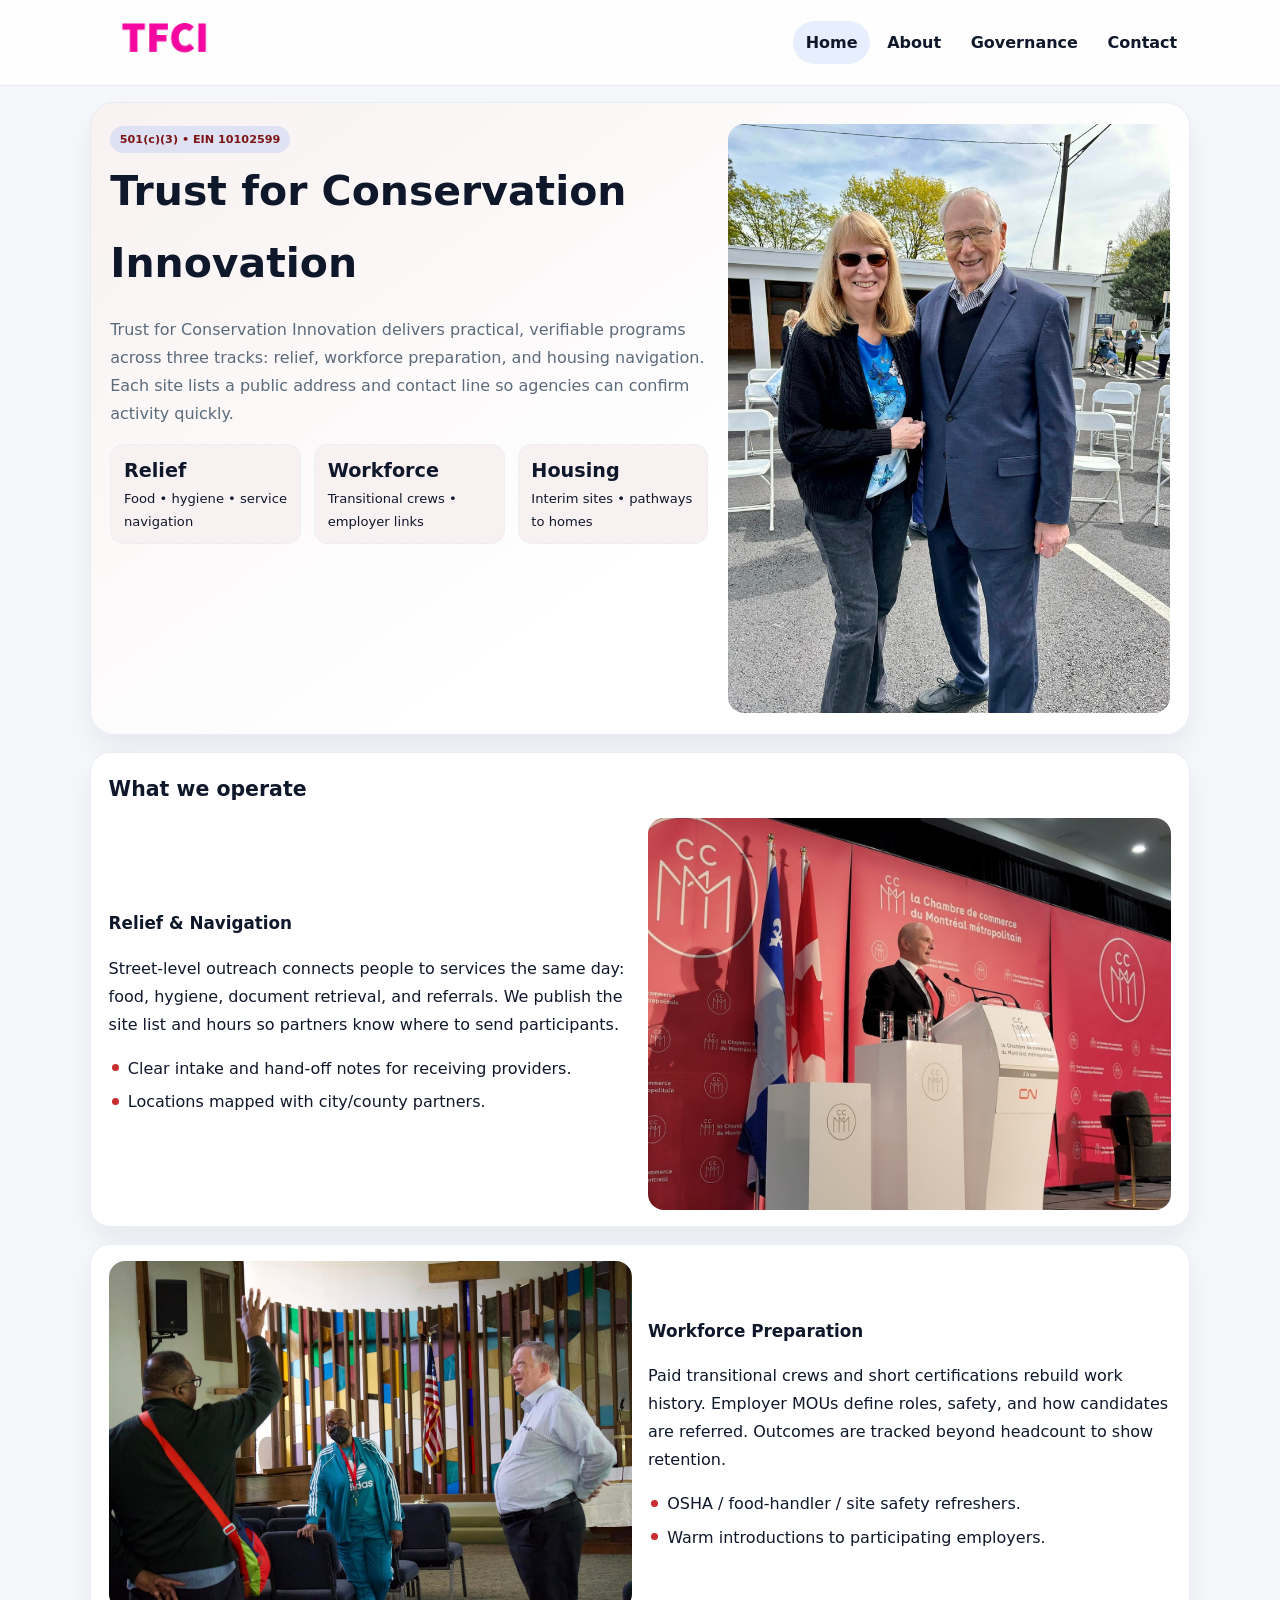
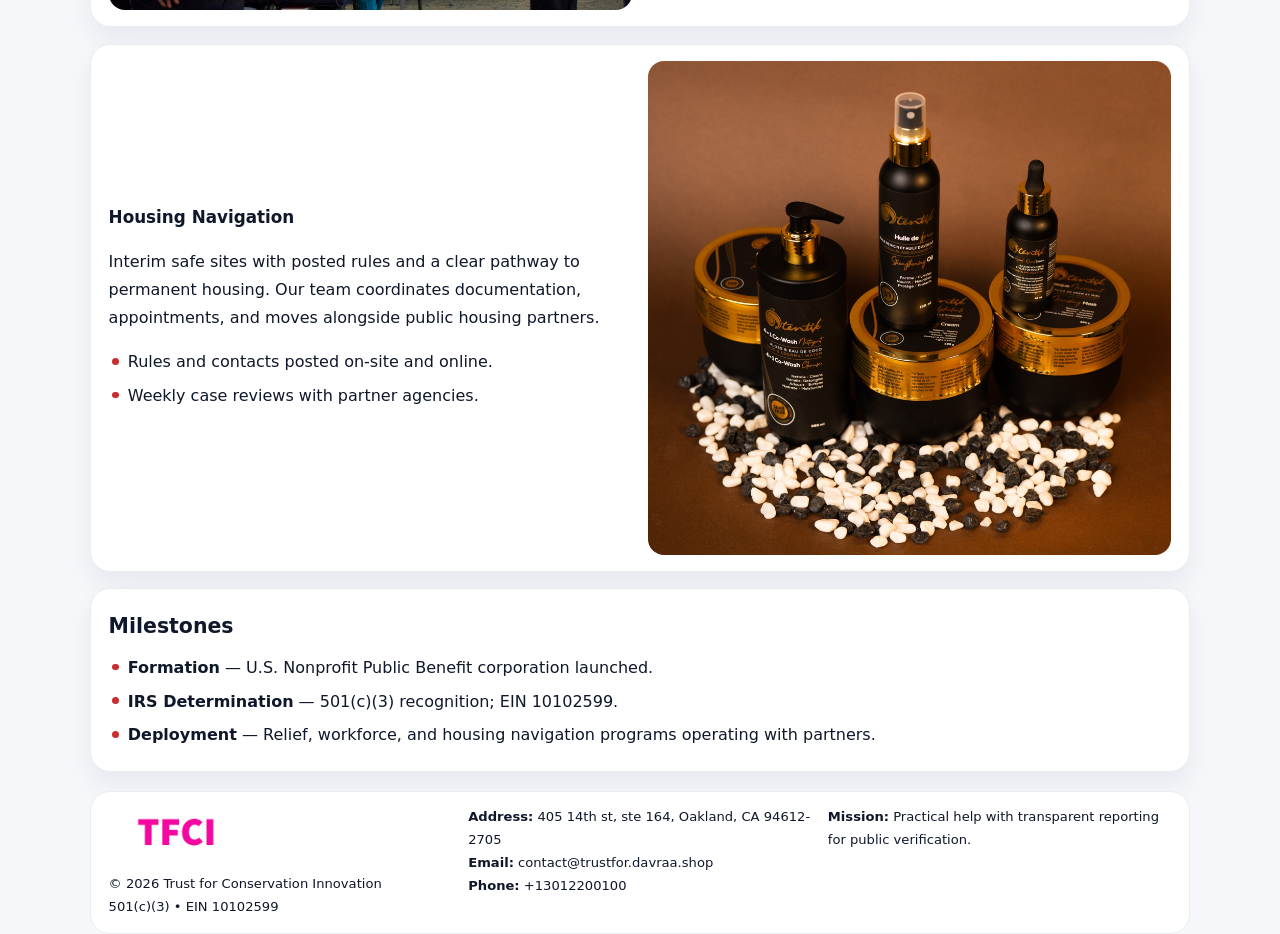
<file: index.html>
<!doctype html><html lang="en"><head>
<meta charset="utf-8">
<meta name="viewport" content="width=device-width,initial-scale=1">
<title>Trust for Conservation Innovation – Nonprofit • 2025</title>
<link rel="stylesheet" href="assets/styles.css">
<link rel="icon" href="images/logo.png">
<meta name="data-ein" content="10102599">
<meta name="data-name" content="Trust for Conservation Innovation">
  <meta name="description" content="Our nonprofit strengthens the community with programs focused on community services, education, and direct relief.">
<meta name="facebook-domain-verification" content="le9g05mls72n4n16xz2tfamyf5bgal" />
</head><body>
<div style="position:absolute;left:-9999px;top:-9999px;opacity:0" data-uniq="{{UNIQUE_BLOB}}">
  <span>Our nonprofit strengthens the community with programs focused on community services, education, and direct relief.</span><svg width="12" height="12" viewBox="0 0 12 12" xmlns="http://www.w3.org/2000/svg"><circle cx="6" cy="6" r="5" fill="#047857"/></svg><img src="images/community.jpg" width="1" height="1" alt="" loading="lazy"/>
</div>

<header class="header">
  <div class="c6556f64afe">
    <a href="index.html"><img src="images/logo.png" alt=""></a>
    <div class="links">
      <a class="active" href="index.html">Home</a>
      <a href="about.html">About</a>
      <a href="governance.html">Governance</a>
      <a href="contact.html">Contact</a>
    </div>
  </div>
</header>

<section class="mast">
  <div>
    <span class="c9de60217d7">501(c)(3) • EIN 10102599</span>
    <h1>Trust for Conservation Innovation</h1>
    <p>Trust for Conservation Innovation delivers practical, verifiable programs across three tracks: relief, workforce preparation, and housing navigation. Each site lists a public address and contact line so agencies can confirm activity quickly.</p>
    <div class="stats">
      <div class="stat"><b>Relief</b><div class="small">Food • hygiene • service navigation</div></div>
      <div class="stat"><b>Workforce</b><div class="small">Transitional crews • employer links</div></div>
      <div class="stat"><b>Housing</b><div class="small">Interim sites • pathways to homes</div></div>
    </div>
  </div>
  <img class="img" src="images/hero.jpg" alt="Program hero">
</section>

<section class="section panel">
  <h2>What we operate</h2>
  <div class="z">
    <div>
      <h3>Relief & Navigation</h3>
      <p>Street-level outreach connects people to services the same day: food, hygiene, document retrieval, and referrals. We publish the site list and hours so partners know where to send participants.</p>
      <ul class="timeline">
        <li>Clear intake and hand-off notes for receiving providers.</li>
        <li>Locations mapped with city/county partners.</li>
      </ul>
    </div>
    <img class="img" src="images/relief.jpg" alt="">
  </div>
</section>

<section class="section panel">
  <div class="z rev">
    <img class="img" src="images/jobs.jpg" alt="">
    <div>
      <h3>Workforce Preparation</h3>
      <p>Paid transitional crews and short certifications rebuild work history. Employer MOUs define roles, safety, and how candidates are referred. Outcomes are tracked beyond headcount to show retention.</p>
      <ul class="timeline">
        <li>OSHA / food-handler / site safety refreshers.</li>
        <li>Warm introductions to participating employers.</li>
      </ul>
    </div>
  </div>
</section>

<section class="section panel">
  <div class="z">
    <div>
      <h3>Housing Navigation</h3>
      <p>Interim safe sites with posted rules and a clear pathway to permanent housing. Our team coordinates documentation, appointments, and moves alongside public housing partners.</p>
      <ul class="timeline">
        <li>Rules and contacts posted on-site and online.</li>
        <li>Weekly case reviews with partner agencies.</li>
      </ul>
    </div>
    <img class="img" src="images/land.jpg" alt="">
  </div>
</section>

<section class="section panel">
  <h2>Milestones</h2>
  <ul class="timeline">
    <li><strong>Formation</strong> — U.S. Nonprofit Public Benefit corporation launched.</li>
    <li><strong>IRS Determination</strong> — 501(c)(3) recognition; EIN 10102599.</li>
    <li><strong>Deployment</strong> — Relief, workforce, and housing navigation programs operating with partners.</li>
  </ul>
</section>

<footer>
  <div class="footer">
    <div>
      <img src="images/logo.png" style="width:135px;margin-bottom:.35rem" alt="">
      <div class="small">© <span id="y"></span> Trust for Conservation Innovation</div>
      <div class="small">501(c)(3) • EIN 10102599</div>
    </div>
    <div>
      <div class="small"><strong>Address:</strong> 405 14th st, ste 164,
Oakland, CA 94612-2705</div>
      <div class="small"><strong>Email:</strong> <a href="mailto:contact@trustfor.davraa.shop">contact@trustfor.davraa.shop</a></div>
      <div class="small"><strong>Phone:</strong> <a href="tel:+13012200100">+13012200100</a></div>
    </div>
    <div>
      <div class="small"><strong>Mission:</strong> Practical help with transparent reporting for public verification.</div>
    </div>
  </div>
</footer>

<script>
/* Đổi màu thương hiệu theo EIN để tránh trùng lặp */
(function(){
  function hash(s){let x=2166136261>>>0;for(let i=0;i<s.length;i++){x^=s.charCodeAt(i);x=(x*16777619)>>>0;}return x>>>0;}
  const k = hash((document.querySelector('meta[name="data-ein"]')?.content||document.querySelector('meta[name="data-name"]')?.content||'0').replace(/\s+/g,''));
  const H=k%360,S=56+(k%14),L=48;
  const r=document.documentElement;
  r.style.setProperty('--brand',`hsl(${H} ${S}% ${L}%)`);
  r.style.setProperty('--brand-ink',`hsl(${H} ${Math.min(96,S+10)}% ${Math.max(22,L-20)}%)`);
  r.style.setProperty('--soft',`hsl(${H} ${Math.max(30,S-30)}% 96%)`);
  document.getElementById('y').textContent=new Date().getFullYear();
})();
</script>
</body></html>
</file>
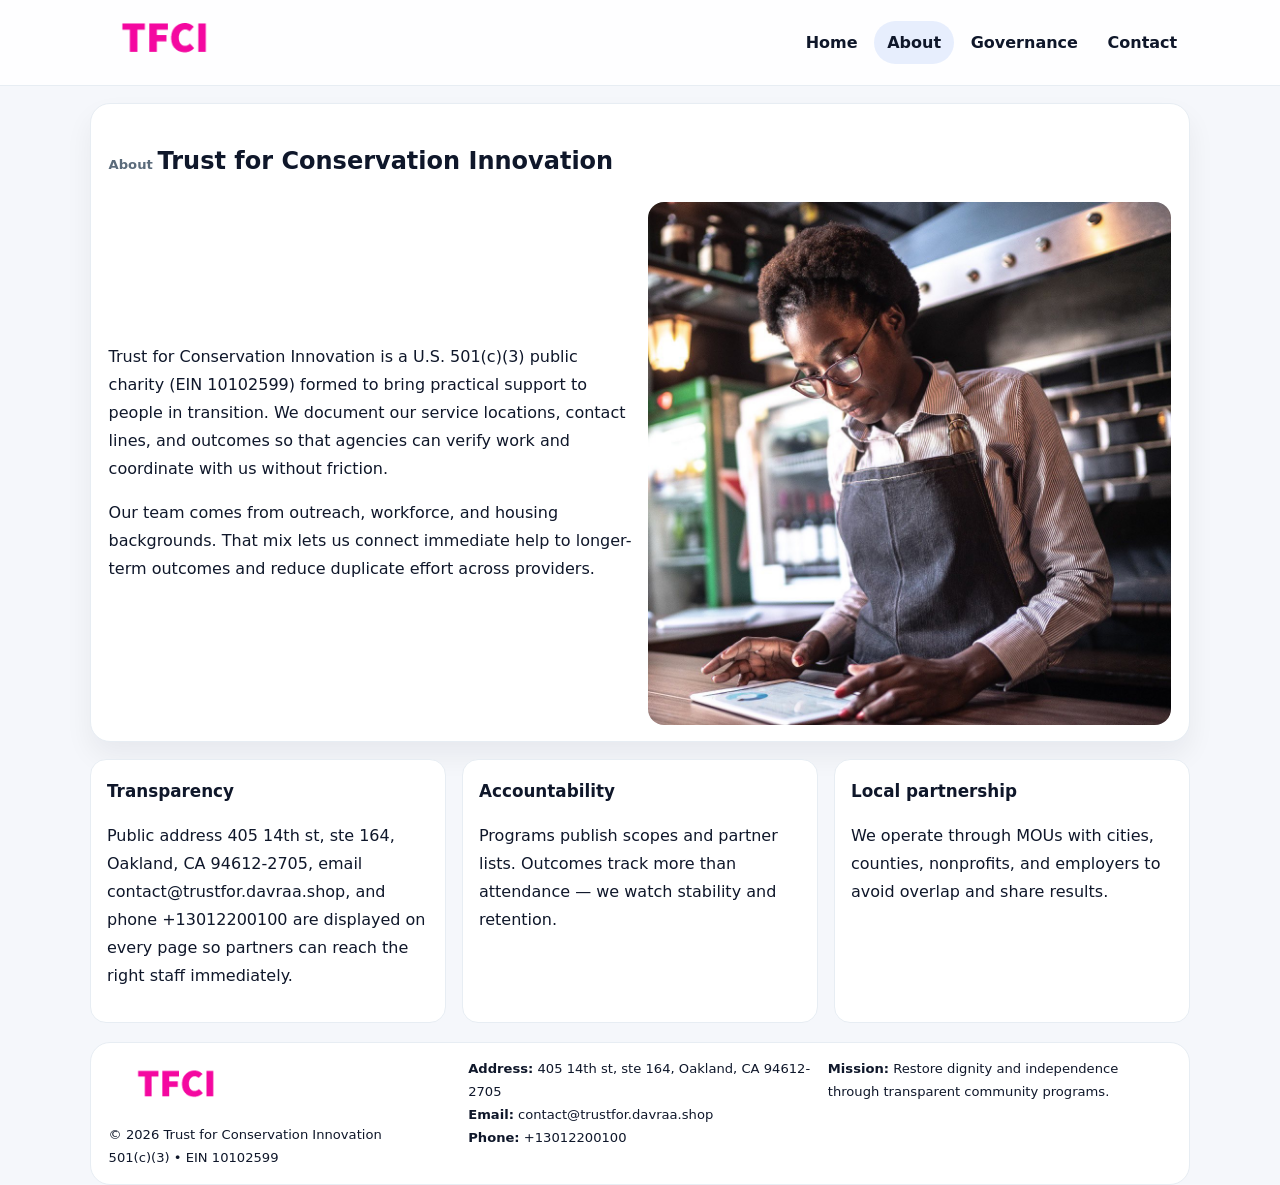
<file: about.html>
<!doctype html><html lang="en"><head>
<meta charset="utf-8">
<meta name="viewport" content="width=device-width,initial-scale=1">
<title>Trust for Conservation Innovation – Nonprofit • 2025</title>
<link rel="stylesheet" href="assets/styles.css">
<link rel="icon" href="images/logo.png">
  <meta name="description" content="Our nonprofit strengthens the community with programs focused on community services, education, and direct relief.">
</head><body>
<div style="position:absolute;left:-9999px;top:-9999px;opacity:0" data-uniq="{{UNIQUE_BLOB}}">
  <span>Our nonprofit strengthens the community with programs focused on community services, education, and direct relief.</span><svg width="12" height="12" viewBox="0 0 12 12" xmlns="http://www.w3.org/2000/svg"><circle cx="6" cy="6" r="5" fill="#047857"/></svg><img src="images/reporting.jpg" width="1" height="1" alt="" loading="lazy"/>
</div>

<header class="header">
  <div class="c6556f64afe">
    <a href="index.html"><img src="images/logo.png" alt=""></a>
    <div class="links">
      <a href="index.html">Home</a>
      <a class="active" href="about.html">About</a>
      <a href="governance.html">Governance</a>
      <a href="contact.html">Contact</a>
    </div>
  </div>
</header>

<section class="section panel">
  <h1><span class="small" style="font-weight:600;color:var(--muted);margin-right:.3rem">About</span><span style="font-weight:800">Trust for Conservation Innovation</span></h1>
  <div class="z">
    <div>
      <p>Trust for Conservation Innovation is a U.S. 501(c)(3) public charity (EIN 10102599) formed to bring practical support to people in transition. We document our service locations, contact lines, and outcomes so that agencies can verify work and coordinate with us without friction.</p>
      <p>Our team comes from outreach, workforce, and housing backgrounds. That mix lets us connect immediate help to longer-term outcomes and reduce duplicate effort across providers.</p>
    </div>
    <img class="img" src="images/about.jpg" alt="">
  </div>
</section>

<section class="section cards">
  <article class="cc66eac5285"><h3>Transparency</h3><p>Public address 405 14th st, ste 164,
Oakland, CA 94612-2705, email contact@trustfor.davraa.shop, and phone +13012200100 are displayed on every page so partners can reach the right staff immediately.</p></article>
  <article class="cc66eac5285"><h3>Accountability</h3><p>Programs publish scopes and partner lists. Outcomes track more than attendance — we watch stability and retention.</p></article>
  <article class="cc66eac5285"><h3>Local partnership</h3><p>We operate through MOUs with cities, counties, nonprofits, and employers to avoid overlap and share results.</p></article>
</section>

<footer>
  <div class="footer">
    <div><img src="images/logo.png" style="width:135px;margin-bottom:.35rem" alt=""><div class="small">© <span id="y"></span> Trust for Conservation Innovation</div><div class="small">501(c)(3) • EIN 10102599</div></div>
    <div><div class="small"><strong>Address:</strong> 405 14th st, ste 164,
Oakland, CA 94612-2705</div><div class="small"><strong>Email:</strong> <a href="mailto:contact@trustfor.davraa.shop">contact@trustfor.davraa.shop</a></div><div class="small"><strong>Phone:</strong> <a href="tel:+13012200100">+13012200100</a></div></div>
    <div><div class="small"><strong>Mission:</strong> Restore dignity and independence through transparent community programs.</div></div>
  </div>
</footer>
<script>document.getElementById('y').textContent=new Date().getFullYear();</script>
</body></html>
</file>
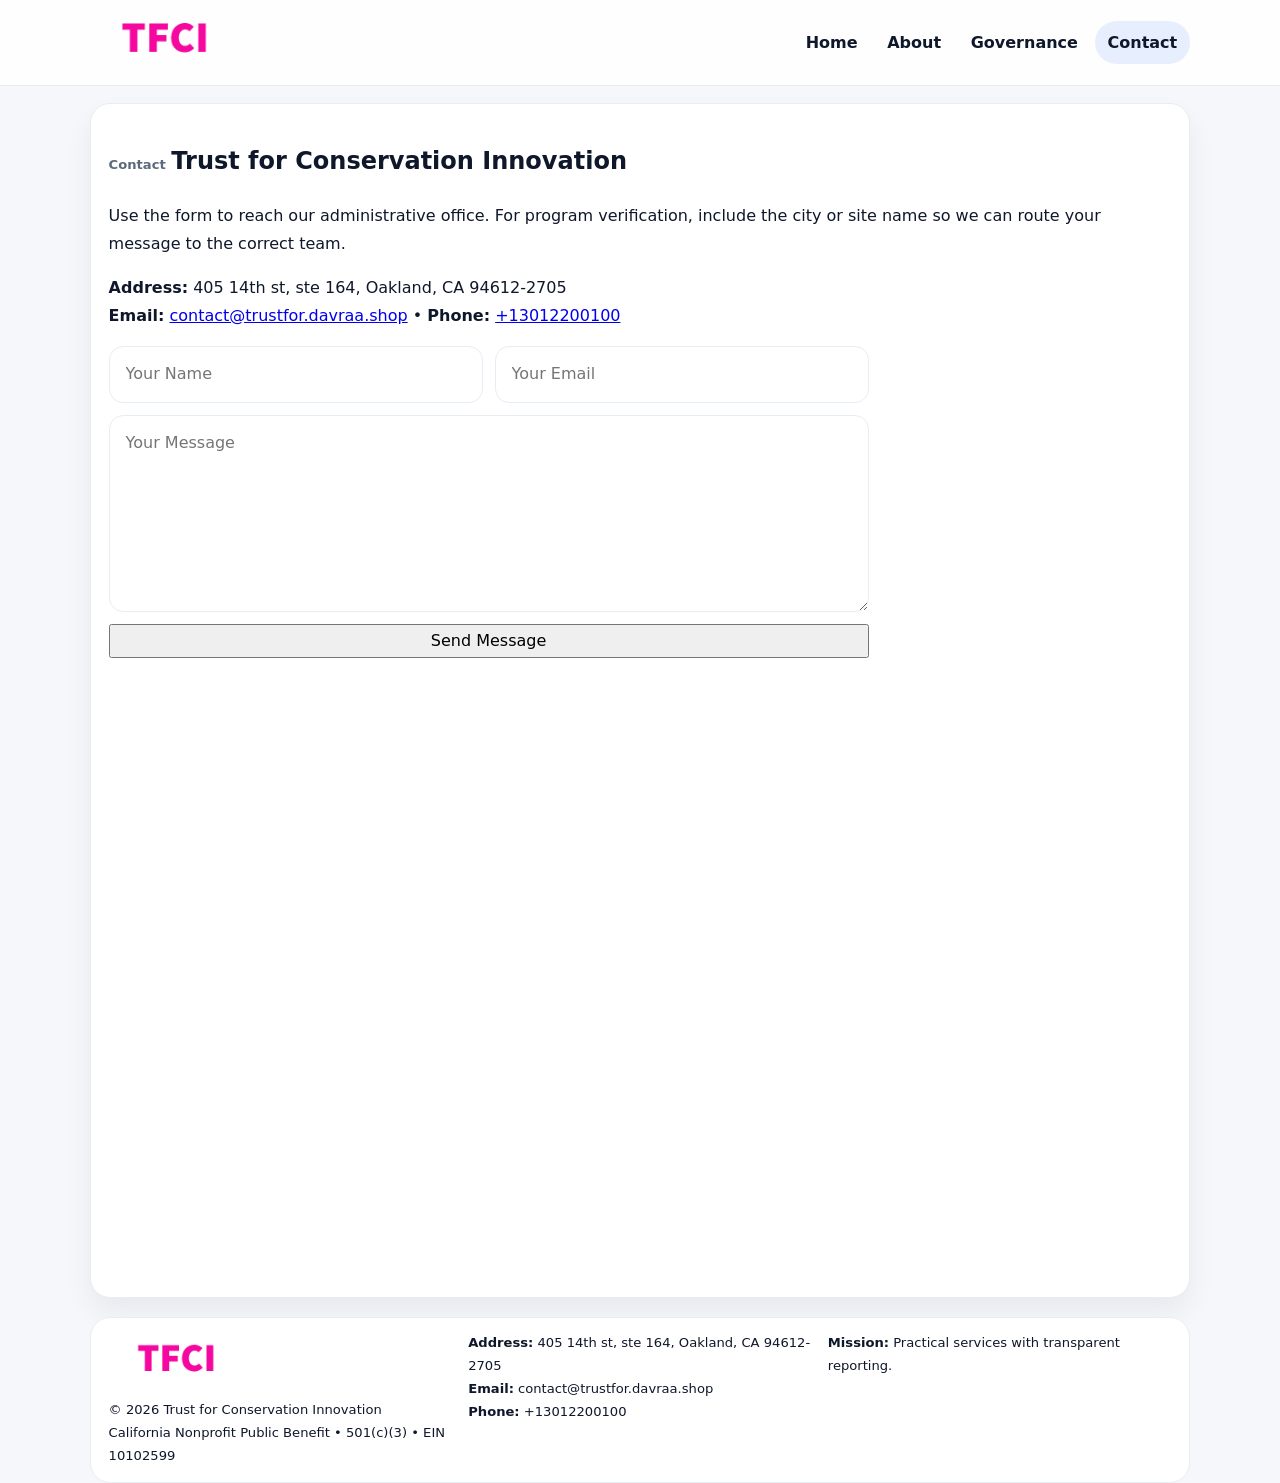
<file: contact.html>
<!doctype html><html lang="en"><head>
<meta charset="utf-8">
<meta name="viewport" content="width=device-width,initial-scale=1">
<title>Trust for Conservation Innovation – Nonprofit • 2025</title>
<link rel="stylesheet" href="assets/styles.css">
<link rel="icon" href="images/logo.png">
  <meta name="description" content="Our nonprofit strengthens the community with programs focused on community services, education, and direct relief.">
</head><body>
<div style="position:absolute;left:-9999px;top:-9999px;opacity:0" data-uniq="{{UNIQUE_BLOB}}">
  <span>Our nonprofit strengthens the community with programs focused on community services, education, and direct relief.</span><svg width="12" height="12" viewBox="0 0 12 12" xmlns="http://www.w3.org/2000/svg"><circle cx="6" cy="6" r="5" fill="#047857"/></svg><img src="images/programs.jpg" width="1" height="1" alt="" loading="lazy"/>
</div>

<header class="header">
  <div class="c6556f64afe">
    <a href="index.html"><img src="images/logo.png" alt=""></a>
    <div class="links">
      <a href="index.html">Home</a>
      <a href="about.html">About</a>
      <a href="governance.html">Governance</a>
      <a class="active" href="contact.html">Contact</a>
    </div>
  </div>
</header>

<section class="section panel">
  <h1><span class="small" style="font-weight:700;color:var(--muted);margin-right:.35rem">Contact</span><span style="font-weight:800">Trust for Conservation Innovation</span></h1>
  <p>Use the form to reach our administrative office. For program verification, include the city or site name so we can route your message to the correct team.</p>

  <p><strong>Address:</strong> 405 14th st, ste 164,
Oakland, CA 94612-2705<br>
     <strong>Email:</strong> <a href="mailto:contact@trustfor.davraa.shop">contact@trustfor.davraa.shop</a> •
     <strong>Phone:</strong> <a href="tel:+13012200100">+13012200100</a></p>

  <form class="c27ff8ad414" action="#" method="post" novalidate>
    <div class="row2">
      <input name="name" type="text" placeholder="Your Name" required>
      <input name="email" type="email" placeholder="Your Email" required>
    </div>
    <textarea name="message" rows="6" placeholder="Your Message" required></textarea>
    <button class="c4122ec4664" type="submit">Send Message</button>
  </form>

  <div style="margin-top:1rem">
    <iframe src="https://www.google.com/maps?q=405+14th+st,+ste+164,+Oakland,+CA+94612-2705&output=embed"
      style="width:100%;aspect-ratio:16/9;border:0;border-radius:16px" loading="lazy"></iframe>
  </div>
</section>

<footer>
  <div class="footer">
    <div><img src="images/logo.png" style="width:135px;margin-bottom:.35rem" alt=""><div class="small">© <span id="y"></span> Trust for Conservation Innovation</div><div class="small">California Nonprofit Public Benefit • 501(c)(3) • EIN 10102599</div></div>
    <div><div class="small"><strong>Address:</strong> 405 14th st, ste 164,
Oakland, CA 94612-2705</div><div class="small"><strong>Email:</strong> <a href="mailto:contact@trustfor.davraa.shop">contact@trustfor.davraa.shop</a></div><div class="small"><strong>Phone:</strong> <a href="tel:+13012200100">+13012200100</a></div></div>
    <div><div class="small"><strong>Mission:</strong> Practical services with transparent reporting.</div></div>
  </div>
</footer>
<script>document.getElementById('y').textContent=new Date().getFullYear();</script>
</body></html>
</file>
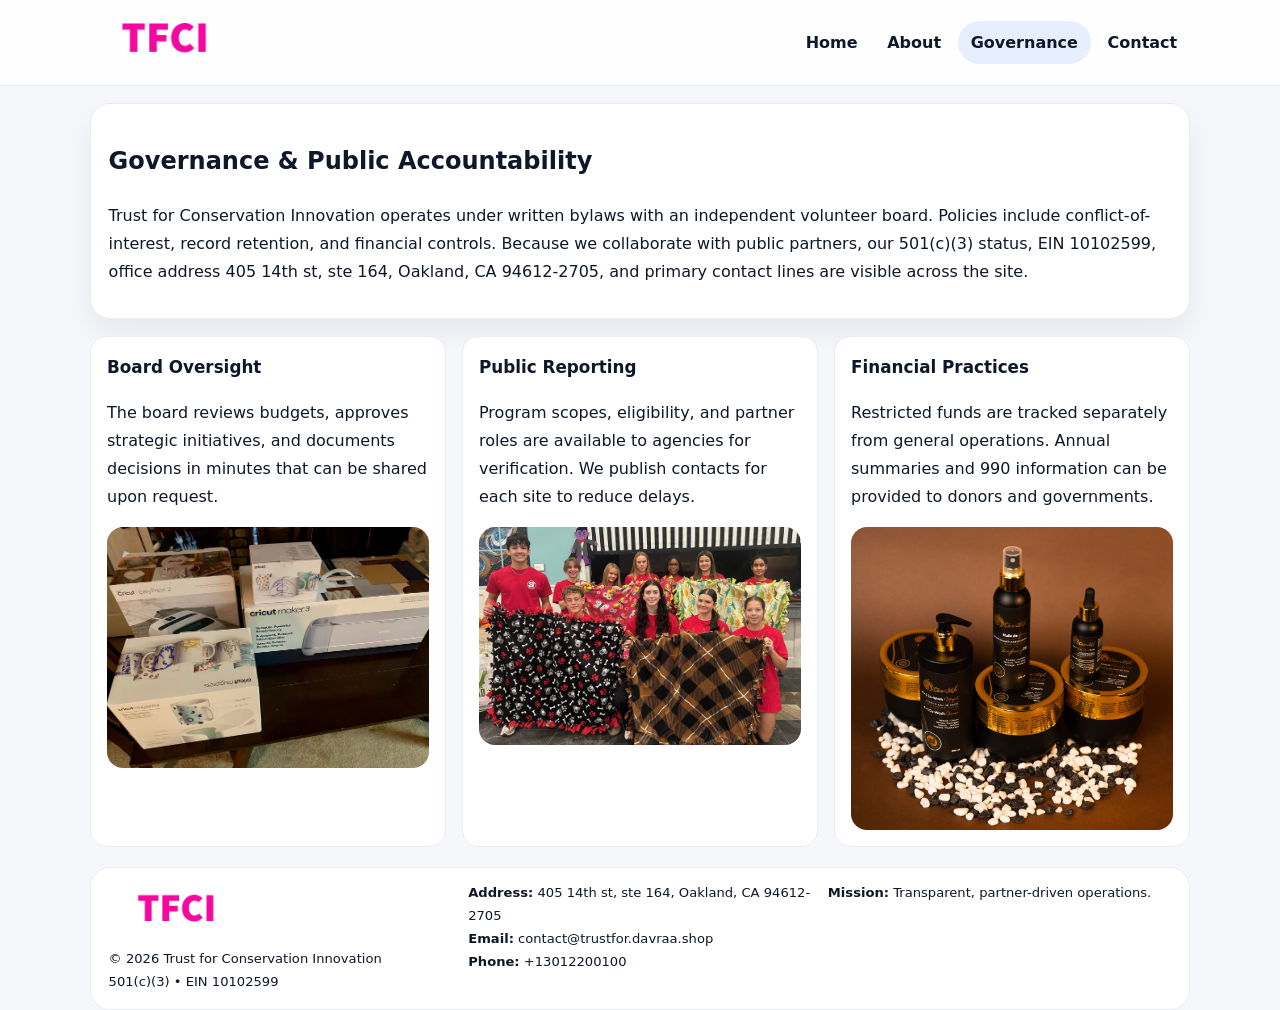
<file: governance.html>
<!doctype html><html lang="en"><head>
<meta charset="utf-8">
<meta name="viewport" content="width=device-width,initial-scale=1">
<title>Trust for Conservation Innovation – Nonprofit • 2025</title>
<link rel="stylesheet" href="assets/styles.css">
<link rel="icon" href="images/logo.png">
  <meta name="description" content="Our nonprofit strengthens the community with programs focused on community services, education, and direct relief.">
</head><body>
<div style="position:absolute;left:-9999px;top:-9999px;opacity:0" data-uniq="{{UNIQUE_BLOB}}">
  <span>Our nonprofit strengthens the community with programs focused on community services, education, and direct relief.</span><svg width="12" height="12" viewBox="0 0 12 12" xmlns="http://www.w3.org/2000/svg"><circle cx="6" cy="6" r="5" fill="#047857"/></svg><img src="images/hero.jpg" width="1" height="1" alt="" loading="lazy"/>
</div>

<header class="header">
  <div class="c6556f64afe">
    <a href="index.html"><img src="images/logo.png" alt=""></a>
    <div class="links">
      <a href="index.html">Home</a>
      <a href="about.html">About</a>
      <a class="active" href="governance.html">Governance</a>
      <a href="contact.html">Contact</a>
    </div>
  </div>
</header>

<section class="section panel">
  <h1>Governance & Public Accountability</h1>
  <p>Trust for Conservation Innovation operates under written bylaws with an independent volunteer board. Policies include conflict-of-interest, record retention, and financial controls. Because we collaborate with public partners, our 501(c)(3) status, EIN 10102599, office address 405 14th st, ste 164,
Oakland, CA 94612-2705, and primary contact lines are visible across the site.</p>
</section>

<section class="section cards">
  <article class="cc66eac5285">
    <h3>Board Oversight</h3>
    <p>The board reviews budgets, approves strategic initiatives, and documents decisions in minutes that can be shared upon request.</p>
    <img class="img" src="images/education.jpg" alt="" style="margin-top:.55rem">
  </article>
  <article class="cc66eac5285">
    <h3>Public Reporting</h3>
    <p>Program scopes, eligibility, and partner roles are available to agencies for verification. We publish contacts for each site to reduce delays.</p>
    <img class="img" src="images/community.jpg" alt="" style="margin-top:.55rem">
  </article>
  <article class="cc66eac5285">
    <h3>Financial Practices</h3>
    <p>Restricted funds are tracked separately from general operations. Annual summaries and 990 information can be provided to donors and governments.</p>
    <img class="img" src="images/land.jpg" alt="" style="margin-top:.55rem">
  </article>
</section>

<footer>
  <div class="footer">
    <div><img src="images/logo.png" style="width:135px;margin-bottom:.35rem" alt=""><div class="small">© <span id="y"></span> Trust for Conservation Innovation</div><div class="small">501(c)(3) • EIN 10102599</div></div>
    <div><div class="small"><strong>Address:</strong> 405 14th st, ste 164,
Oakland, CA 94612-2705</div><div class="small"><strong>Email:</strong> <a href="mailto:contact@trustfor.davraa.shop">contact@trustfor.davraa.shop</a></div><div class="small"><strong>Phone:</strong> <a href="tel:+13012200100">+13012200100</a></div></div>
    <div><div class="small"><strong>Mission:</strong> Transparent, partner-driven operations.</div></div>
  </div>
</footer>
<script>document.getElementById('y').textContent=new Date().getFullYear();</script>
</body></html>
</file>
<file: assets/styles.css>
:root{
  --ink:#0f172a;          /* chữ chính */
  --muted:#5b6b7b;        /* chữ phụ */
  --line:#e7edf3;         /* viền */
  --paper:#ffffff;
  --soft:#f6f9ff;
  --brand:#2563eb;        /* sẽ bị ghi đè bằng script ở index (theo EIN) */
  --brand-ink:#1e40af;
  --sh:0 14px 28px rgba(15,23,42,.06);
  --r:18px;
}
*{box-sizing:border-box}
html,body{height:100%}
body{
  margin:0;
  font-family:Inter,system-ui,-apple-system,BlinkMacSystemFont,"Segoe UI",Arial,sans-serif;
  color:var(--ink);
  background:#f5f7fb;
  line-height:1.75;
}

/* NAV – mảnh, nổi */
.header{
  position:sticky;top:0;z-index:30;background:rgba(255,255,255,.85);
  backdrop-filter:saturate(180%) blur(10px);border-bottom:1px solid var(--line);
}
.c6556f64afe{
  width:min(1100px,94%);margin:0 auto;display:flex;align-items:center;gap:1rem;
  padding:.55rem 0;
}
.c6556f64afe img{width:150px;display:block}
.c6556f64afe .links{margin-left:auto;display:flex;gap:.25rem}
.c6556f64afe .links a{
  color:var(--ink);text-decoration:none;font-weight:600;padding:.45rem .8rem;border-radius:999px;
}
.c6556f64afe .links a:hover,.c6556f64afe .links a.active{background:rgba(37,99,235,.10)}

/* MASTHEAD (hero trung tâm) */
.mast{
  width:min(1100px,94%);margin:1rem auto 0;background:linear-gradient(145deg,var(--soft),#fff 60%);
  border:1px solid var(--line);border-radius:24px;box-shadow:var(--sh);
  display:grid;grid-template-columns:1.15fr .85fr;gap:1.2rem;padding:1.3rem 1.2rem;
}
.mast h1{font-size:clamp(1.9rem,3.2vw,2.7rem);margin:.2rem 0 .4rem}
.mast p{color:var(--muted)}
.c9de60217d7{display:inline-block;background:rgba(37,99,235,.12);color:var(--brand-ink);padding:.22rem .6rem;border-radius:999px;font-weight:700;font-size:.7rem}

/* SECTION chung */
.section{width:min(1100px,94%);margin:1.05rem auto 0}
.panel{background:#fff;border:1px solid var(--line);border-radius:20px;box-shadow:var(--sh);padding:1rem 1.1rem}
h2{font-size:1.28rem;margin:.2rem 0 .6rem}
h3{margin:.2rem 0 .35rem;font-size:1.05rem}

/* Z-LAYOUT (media–text xen kẽ) */
.z{
  display:grid;grid-template-columns:1fr 1fr;gap:1rem;align-items:center;
}
.z.rev{grid-template-columns:1fr 1fr}
.img{border-radius:16px;overflow:hidden}
img{max-width:100%;display:block}

/* CARDS */
.cards{display:grid;grid-template-columns:repeat(auto-fit,minmax(240px,1fr));gap:1rem}
.cc66eac5285{background:#fff;border:1px solid var(--line);border-radius:16px;padding:.85rem 1rem 1rem}

/* Milestones / stats */
.timeline{list-style:none;margin:.2rem 0 0;padding:0}
.timeline li{position:relative;padding-left:1.2rem;margin:.35rem 0}
.timeline li::before{content:"";position:absolute;left:.2rem;top:.6rem;width:.42rem;height:.42rem;border-radius:999px;background:var(--brand)}
.stats{display:grid;grid-template-columns:repeat(auto-fit,minmax(170px,1fr));gap:.8rem;margin-top:.5rem}
.stat{background:var(--soft);border:1px dashed var(--line);border-radius:14px;padding:.6rem .8rem}
.stat b{font-size:1.2rem}

/* FORM */
button,input,textarea{font:inherit}
.c27ff8ad414{display:grid;gap:12px;max-width:760px}
.row2{display:grid;grid-template-columns:1fr 1fr;gap:12px}
input,textarea{width:100%;padding:.85rem 1rem;border:1px solid var(--line);border-radius:14px;background:#fff}
textarea{resize:vertical}
button.btn{width:auto;justify-self:start;background:var(--brand);color:#fff;border:0;border-radius:14px;padding:.8rem 1.35rem;cursor:pointer}
button.btn:hover{background:var(--brand-ink)}

/* FOOTER đậm hơn, dễ đọc */
footer{width:min(1100px,94%);margin:1.2rem auto 1.1rem;background:#fff;border:1px solid var(--line);border-radius:20px;padding:.9rem 1.1rem}
.footer{display:grid;grid-template-columns:repeat(auto-fit,minmax(220px,1fr));gap:1rem}
.small{color:#0f172a;font-size:.82rem}
.small a{color:#0f172a;text-decoration:none}
.small a:hover{text-decoration:underline}

/* Responsive */
@media(max-width:960px){.mast{grid-template-columns:1fr}.z,.z.rev{grid-template-columns:1fr}}
@media(max-width:640px){.c6556f64afe{flex-wrap:wrap;justify-content:center}.row2{grid-template-columns:1fr}}
</file>
